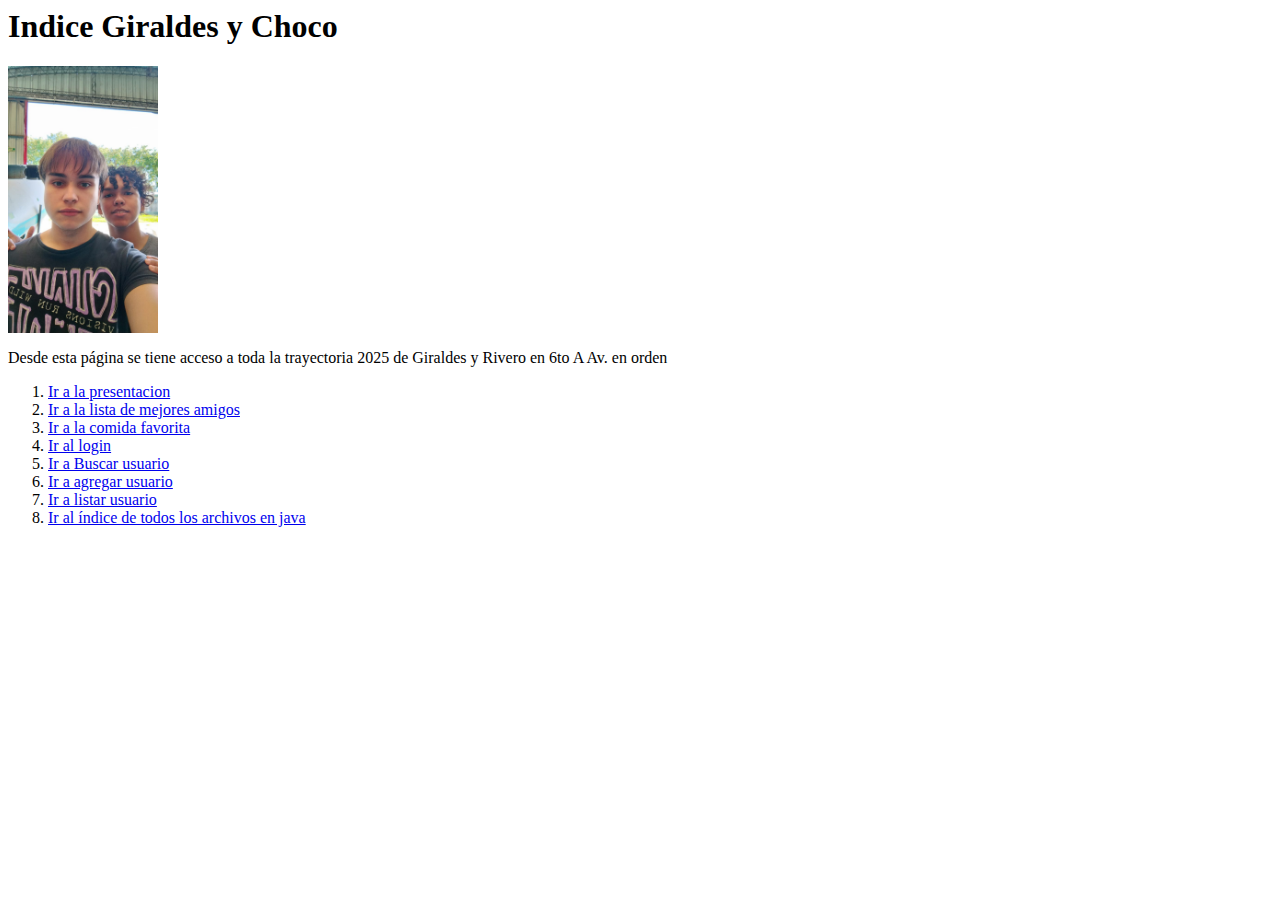
<file: index.html>
<HTML>
	<title> Indice Giraldes y Choco </title>

	<HEAD>
		<h1> Indice Giraldes y Choco </h1>
	</HEAD>

	<BODY>
		<img src="pibardos.jpg" width="150" alt="pibardos">

		<p> Desde esta página se tiene acceso a toda la trayectoria 2025 de Giraldes y Rivero en 6to A Av. en orden </p> 
		
		
		<ol>

			<li><a href="presentacion.html">Ir a la presentacion</a></li>
			
			<li><a href="mejoresamigos.html">Ir a la lista de mejores amigos </a></li>

			<li><a href="comidafav.html"> Ir a la comida favorita</a></li>
			
			<li><a href="login.html"> Ir al login</a></li>
			
			<li><a href="buscar.html"> Ir a Buscar usuario</a></li>
			
			<li><a href="agregar.html"> Ir a agregar usuario </a></li>
						
			<li><a href="modificar.html"> Ir a listar usuario</a></li>
			
			<li><a href="./Java/indexjava.html"> Ir al índice de todos los archivos en java</a></li>

		</ol>
		



	</BODY>
</HTML>
</file>
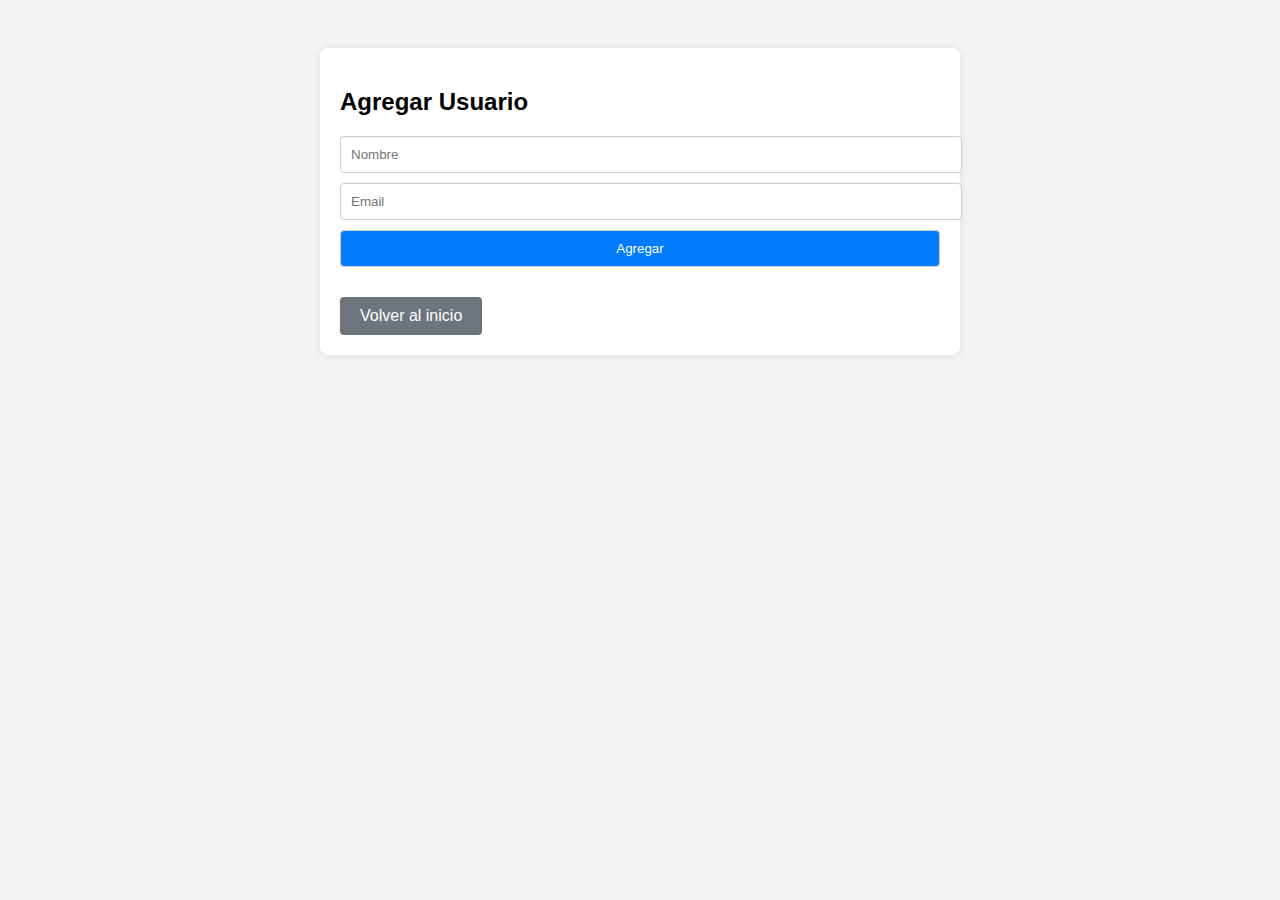
<file: agregar.html>
<!DOCTYPE html>
<html>
<head>
  <title>Agregar Usuario</title>
  <link rel="stylesheet" href="estilo.css">
</head>
<body>
  <div class="container">
    <h2>Agregar Usuario</h2>
    <input type="text" id="nombre" placeholder="Nombre">
    <input type="text" id="email" placeholder="Email">
    <button onclick="agregarUsuario()">Agregar</button>
	<a href="index.html" class="volver">Volver al inicio</a>

  </div>

  <script>
    function agregarUsuario() {
      let nombre = document.getElementById("nombre").value;
      let email = document.getElementById("email").value;

      if (!nombre || !email) {
        alert("Todos los campos son obligatorios.");
        return;
      }

      let usuarios = JSON.parse(localStorage.getItem("usuarios") || "[]");
      usuarios.push({ nombre, email });
      localStorage.setItem("usuarios", JSON.stringify(usuarios));

      alert("Usuario agregado.");
      document.getElementById("nombre").value = "";
      document.getElementById("email").value = "";
    }
  </script>
</body>
</html>
</file>
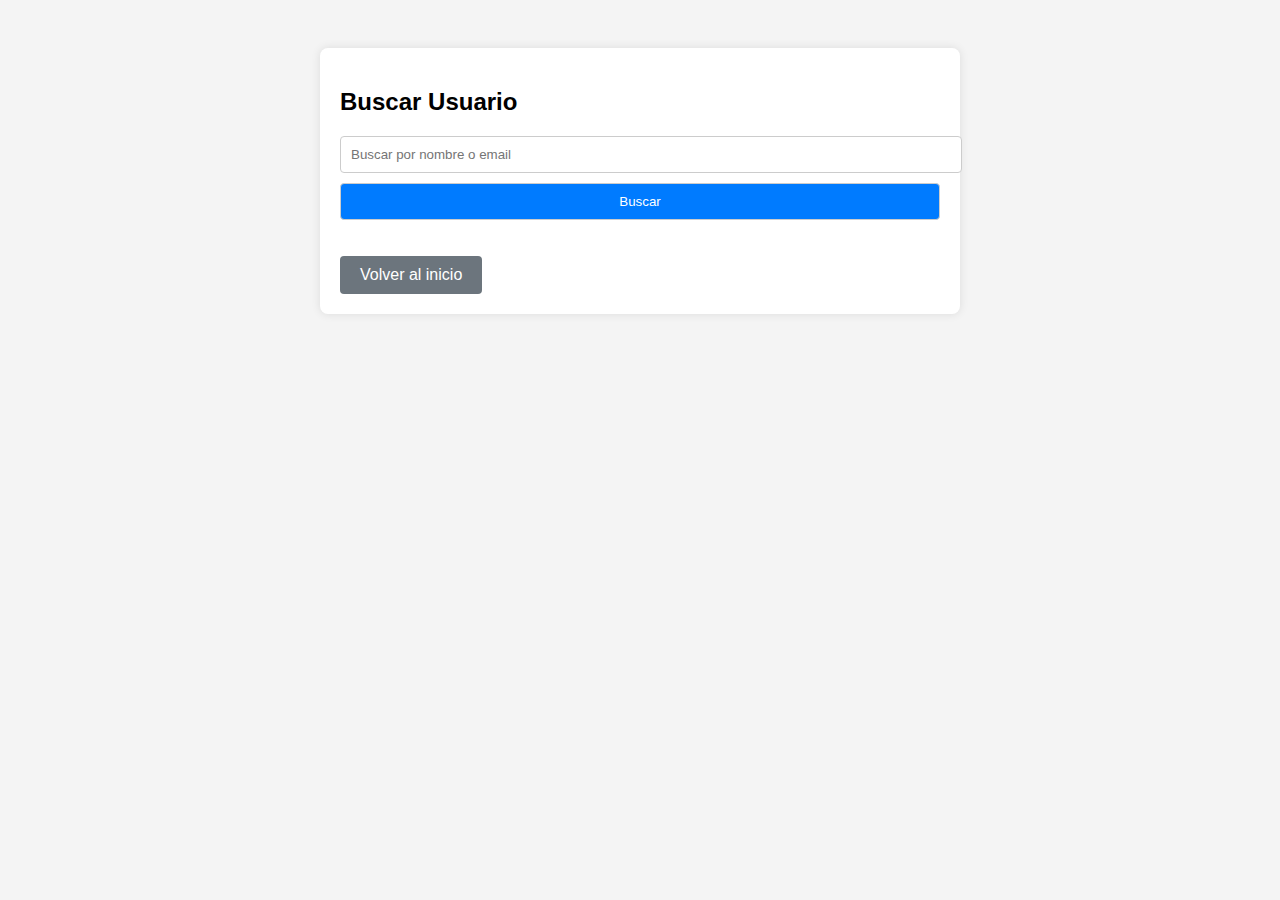
<file: buscar.html>
<!DOCTYPE html>
<html>
<head>
  <title>Buscar Usuario</title>
  <link rel="stylesheet" href="estilo.css">
</head>
<body>
  <div class="container">
    <h2>Buscar Usuario</h2>
    <input type="text" id="termino" placeholder="Buscar por nombre o email">
    <button onclick="buscar()">Buscar</button>
    <ul id="resultados"></ul>

  <a href="index.html" class="volver">Volver al inicio</a>
  </div>




  <script>
    function buscar() {
      let termino = document.getElementById("termino").value.toLowerCase();
      let usuarios = JSON.parse(localStorage.getItem("usuarios") || "[]");
      let resultados = usuarios.filter(u => 
        u.nombre.toLowerCase().includes(termino) ||
        u.email.toLowerCase().includes(termino)
      );

      let lista = document.getElementById("resultados");
      lista.innerHTML = "";

      if (resultados.length === 0) {
        lista.innerHTML = "<li>No se encontraron usuarios.</li>";
      } else {
        resultados.forEach(u => {
          let li = document.createElement("li");
          li.textContent = `Nombre: ${u.nombre} | Email: ${u.email}`;
          lista.appendChild(li);
        });
      }
    }
  </script>

</body>
</html>
</file>
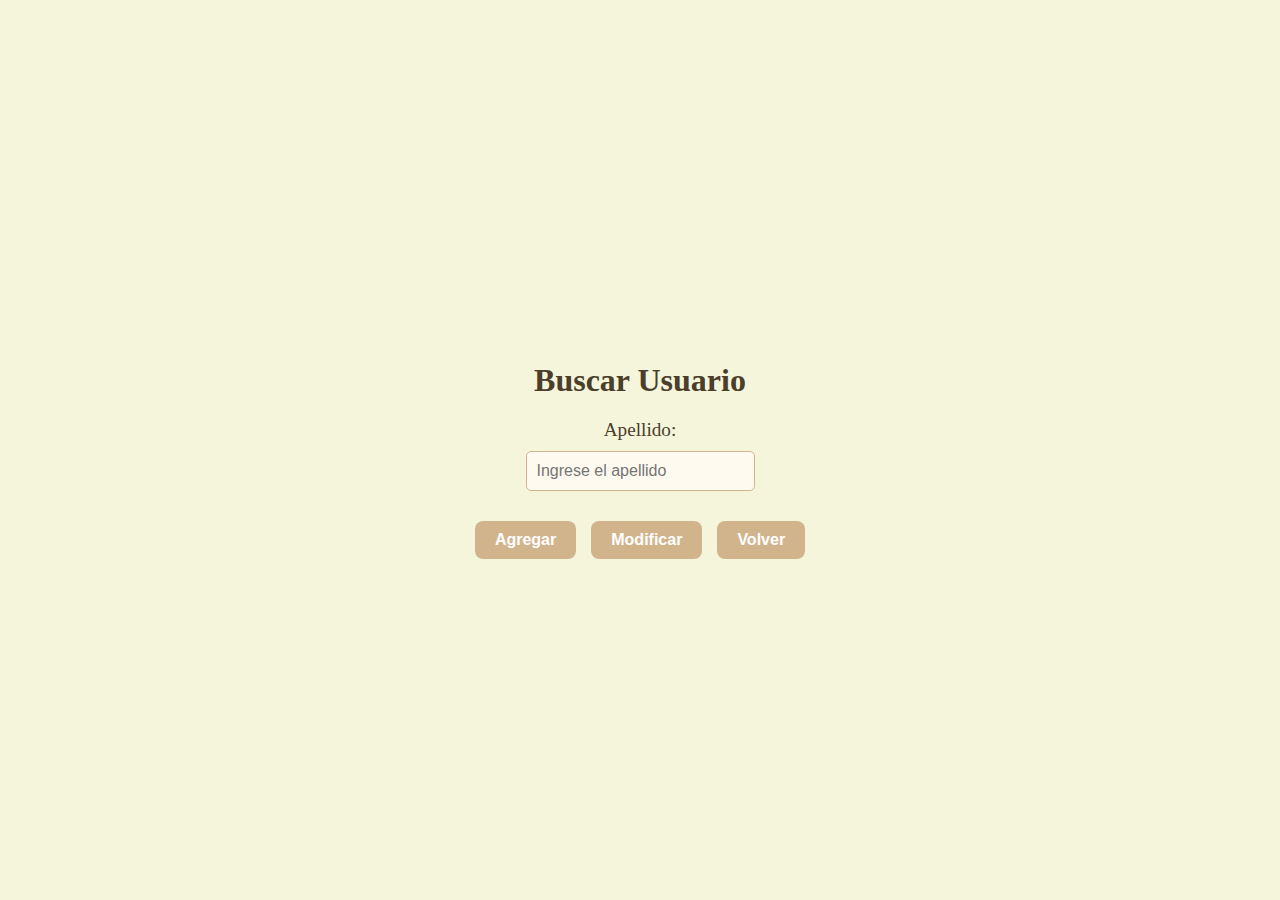
<file: buscarUsuario.html>
<!DOCTYPE html>
<html lang="es">
<head>
  <meta charset="UTF-8">
  <meta name="viewport" content="width=device-width, initial-scale=1.0">
  <title>Buscar Usuario</title>
  <style>
    body {
      font-family: 'Georgia', serif;
      background-color: #f5f5dc; /* beige */
      color: #4b3e2a;
      display: flex;
      flex-direction: column;
      align-items: center;
      justify-content: center;
      height: 100vh;
      margin: 0;
    }

    h1 {
      margin-bottom: 20px;
    }

    label {
      font-size: 1.2rem;
    }

    input[type="text"] {
      padding: 10px;
      margin: 10px 0;
      border: 1px solid #d2b48c;
      border-radius: 5px;
      background-color: #fffaf0;
      color: #4b3e2a;
      font-size: 1rem;
    }

    .buttons {
      display: flex;
      gap: 15px;
      margin-top: 20px;
    }

    .buttons button {
      padding: 10px 20px;
      border: none;
      background-color: #d2b48c; /* tan */
      color: white;
      font-weight: bold;
      font-size: 1rem;
      border-radius: 8px;
      cursor: pointer;
      transition: background-color 0.3s;
    }

    .buttons button:hover {
      background-color: #bfa17a;
    }
  </style>
</head>
<body>
  <h1>Buscar Usuario</h1>
  <label for="apellido">Apellido:</label>
  <input type="text" id="apellido" name="apellido" placeholder="Ingrese el apellido">
  <div class="buttons">
    <button onclick="location.href='agregarUsuario.html'">Agregar</button>
    <button onclick="location.href='modificarUsuario.html'">Modificar</button>
    <button onclick="location.href='index.html'">Volver</button>
  </div>
</body>
</html>
</file>
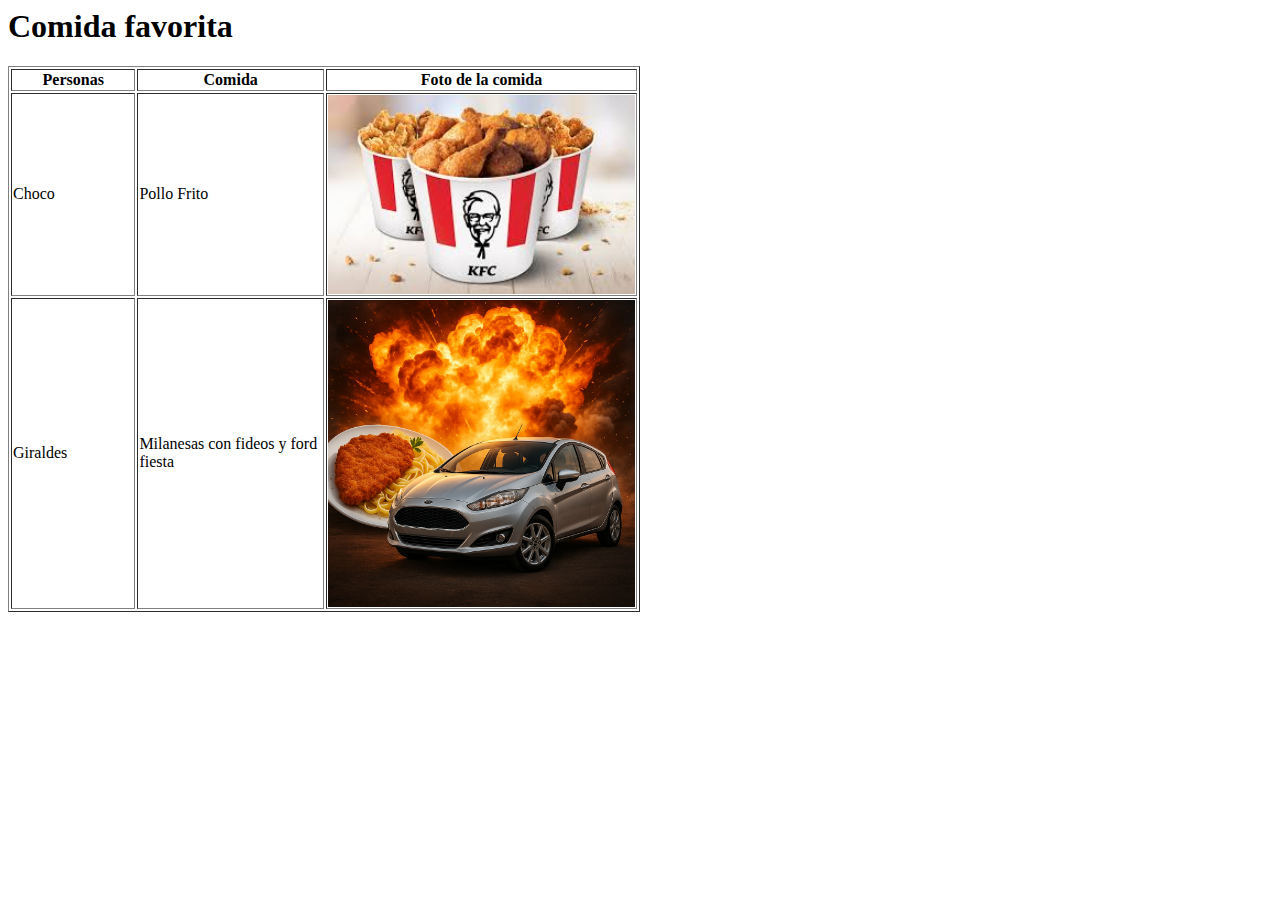
<file: comidafav.html>
<HTML>

	<title> Comida favorita de Giraldes y Choco </title>

	<body>
		
		<h1> <b>Comida favorita</b> </h1>

		<table border="1" width="50%">
			<tr>
				<th width="20%">Personas</th>
				<th width="30%">Comida</th> 
				<th width="50%">Foto de la comida</th>
			</tr>
			<tr>
				<td>Choco</td>
				<td>Pollo Frito</td>
				<td><img src="KFC.jpg" width="100%" alt="Pollo Frito"></td>

			</tr>
			<tr>
				<td>Giraldes</td>
				<td>Milanesas con fideos y ford fiesta</td>
				<td><img src="Heaven.png" width="100%" alt="Heaven"></td>
			</tr>
		</table>
	</body>

</HTML>
</file>
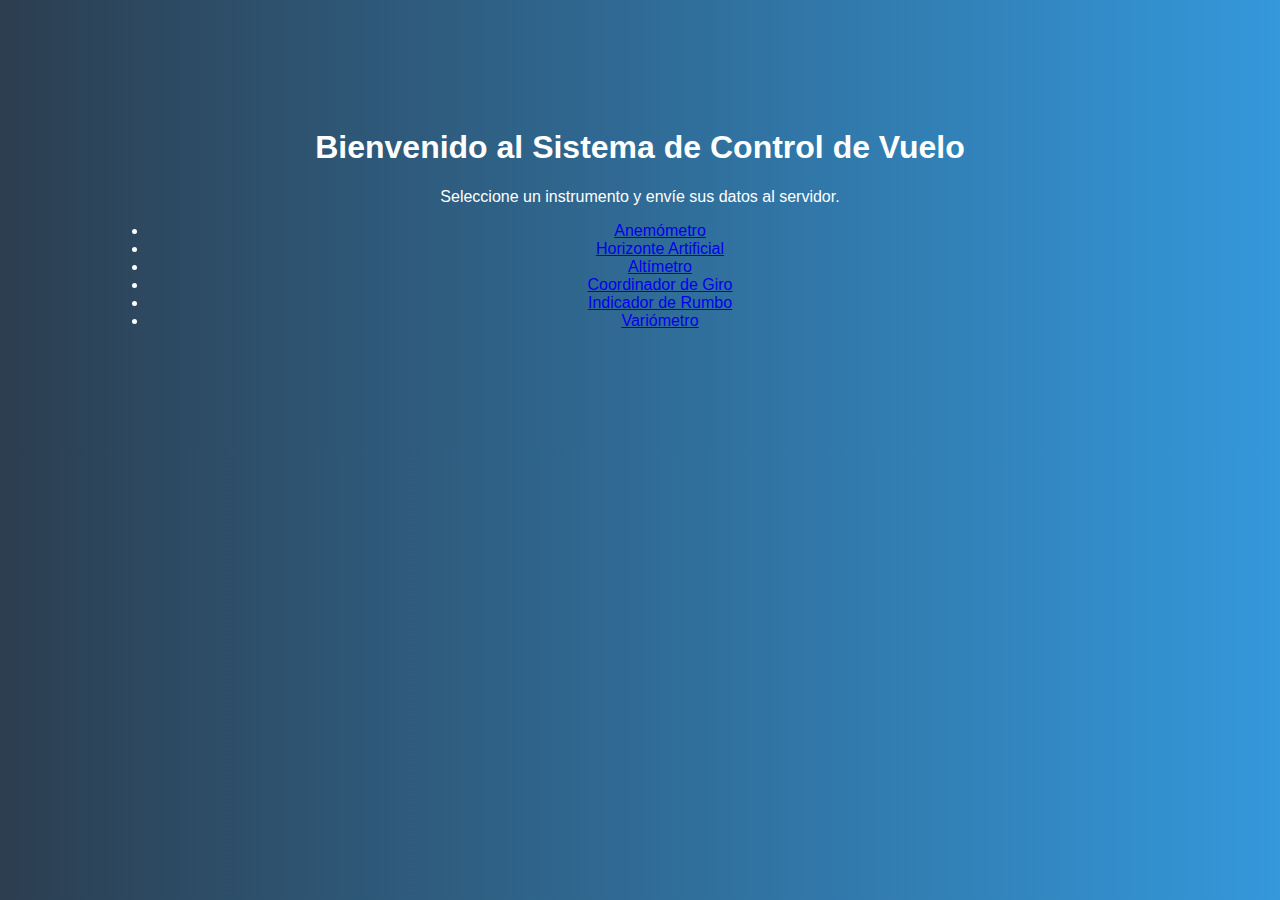
<file: index2.html>
<!DOCTYPE html>
<html lang="es">
<head>
  <meta charset="UTF-8">
  <title>Página de Presentación</title>
  <style>
    body {
      font-family: Arial, sans-serif;
      background: linear-gradient(to right, #2c3e50, #3498db);
      color: white;
      text-align: center;
      padding: 100px;
    }
    .btn {
      background: #e67e22;
      color: white;
      padding: 15px 25px;
      border: none;
      border-radius: 10px;
      font-size: 18px;
      cursor: pointer;
      transition: background 0.3s;
    }
    .btn:hover {
      background: #d35400;
    }
  </style>
</head>
<body>
  <h1>Bienvenido al Sistema de Control de Vuelo</h1>
  <p>Seleccione un instrumento y envíe sus datos al servidor.</p>
  <ul>
    <li><a href="Instrumentos/Anemometro.html">Anemómetro</a></li>
    <li><a href="Instrumentos/HorizonteArtificial.html">Horizonte Artificial</a></li>
    <li><a href="Instrumentos/Altimetro.html">Altímetro</a></li>
    <li><a href="Instrumentos/CoordinadorDeGiro.html">Coordinador de Giro</a></li>
    <li><a href="Instrumentos/IndicadorDeRumbo.html">Indicador de Rumbo</a></li>
    <li><a href="Instrumentos/Variometro.html">Variómetro</a></li>

  </ul>
</body>
</html>
</file>
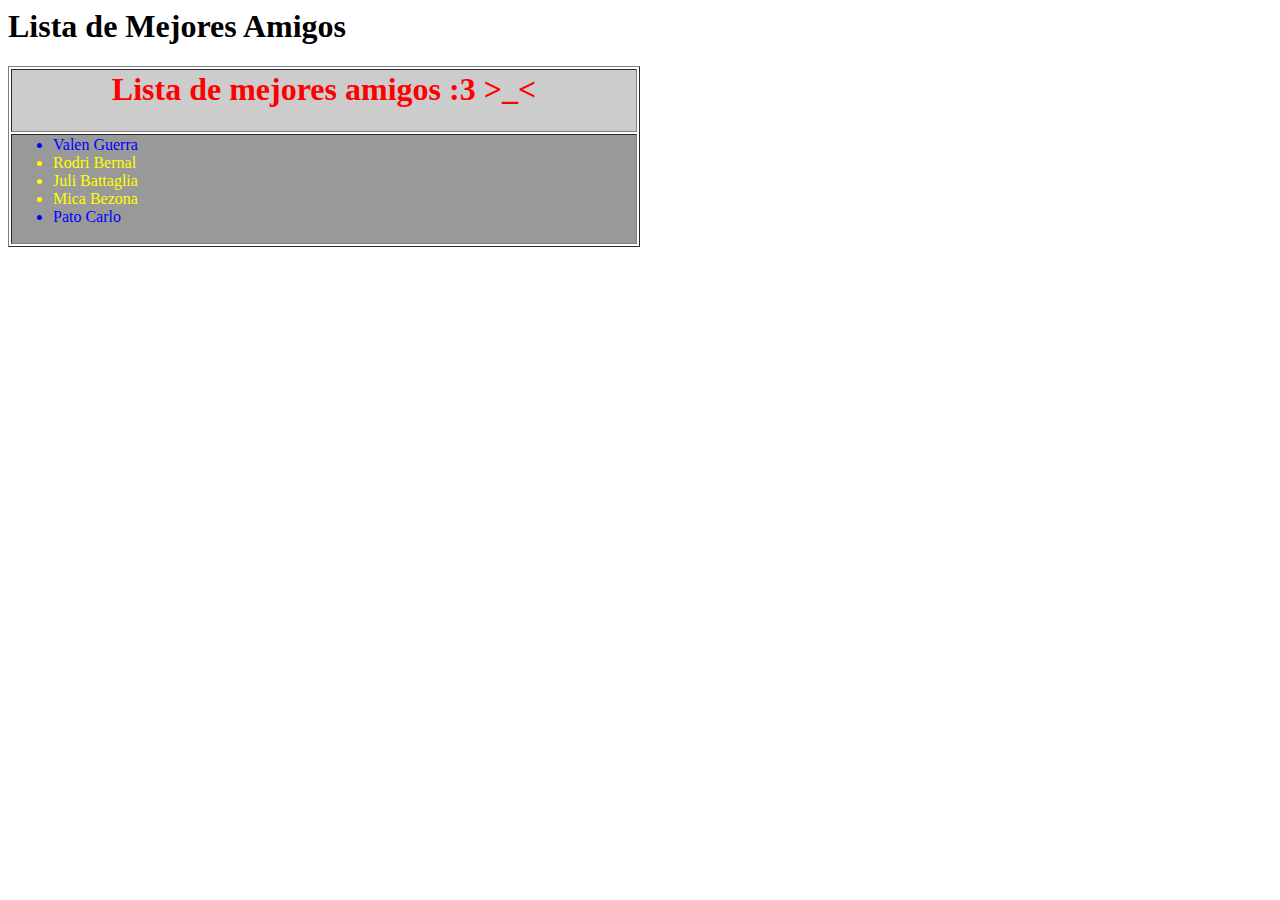
<file: mejoresamigos.html>
<HTML>
	<HEAD>
		<TITLE>	Presentacion Choco y Vainilla	</TITLE>

	</HEAD>

	<BODY>
		<H1> Lista de Mejores Amigos </H1>
		
		<table  border="1" width="50%">
		<tr>
		<th bgcolor="#cccccc">
	
			<font color="red"><H1>  Lista de mejores amigos :3 >_<  </H1></font>

		</th>
		</tr>
		<tr>
		<td bgcolor="#999999"align="left">
			<ul>
		
				<font color="blue"><li> Valen Guerra </li></font>
				<font color="yellow"><li> Rodri Bernal </li></font>
				<font color="yellow"><li> Juli Battaglia </li></font>
				<font color="yellow"><li> Mica Bezona </li></font>
				<font color="blue"><li> Pato Carlo </li></font>

			</ul>
			

		</td>
		</tr>
		</table>

	</BODY>


</HTML>
</file>
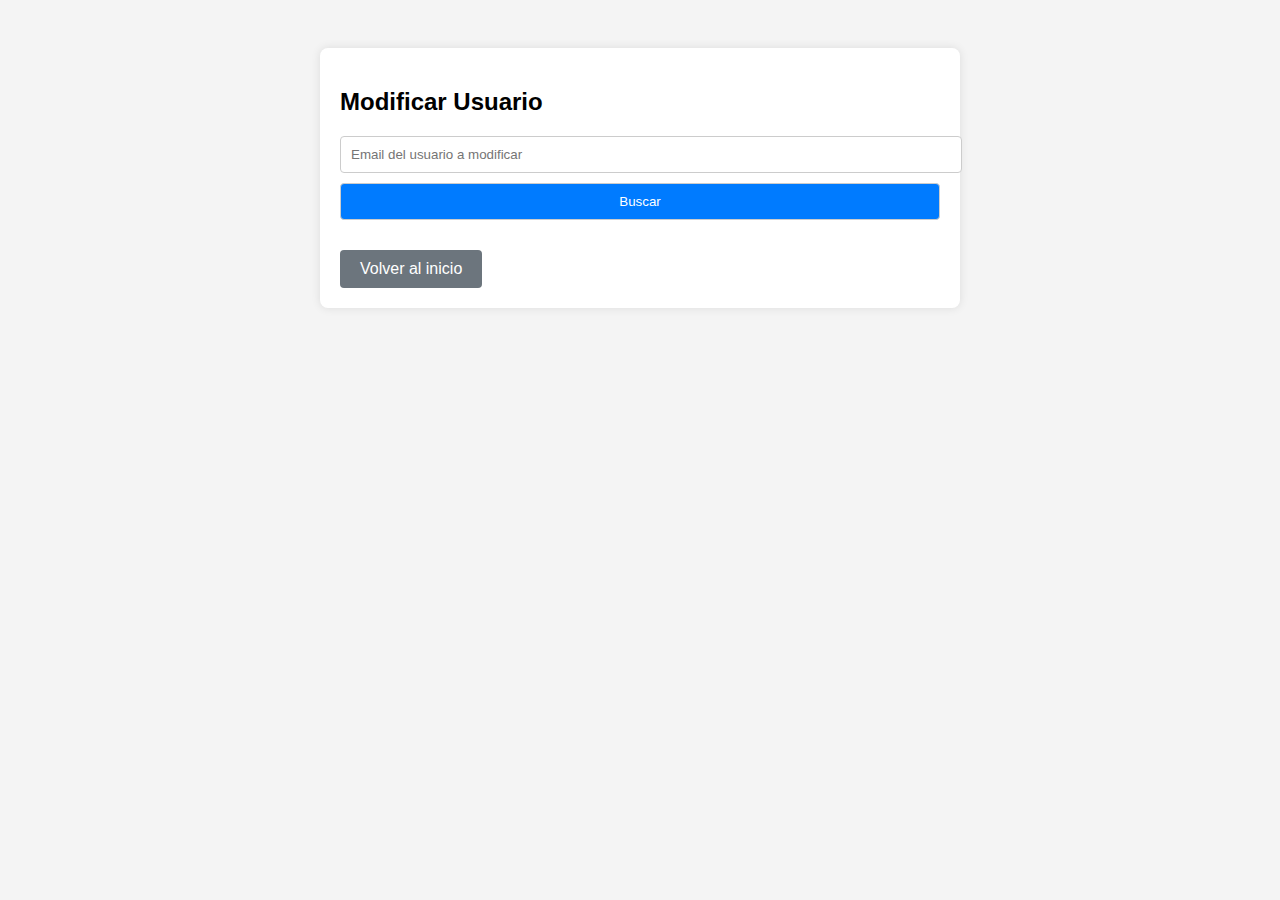
<file: modificar.html>
<!DOCTYPE html>
<html>
<head>
  <title>Modificar Usuario</title>
  <link rel="stylesheet" href="estilo.css">
</head>
<body>
  <div class="container">
    <h2>Modificar Usuario</h2>
    <input type="text" id="buscarEmail" placeholder="Email del usuario a modificar">
    <button onclick="buscarUsuario()">Buscar</button>
    
    <div id="formularioModificar" style="display:none;">
      <input type="text" id="nuevoNombre" placeholder="Nuevo nombre">
      <button onclick="modificarUsuario()">Guardar Cambios</button>

    </div>
	  <a href="index.html" class="volver">Volver al inicio</a>
  </div>

  <script>
    let usuarioIndex = -1;

    function buscarUsuario() {
      let email = document.getElementById("buscarEmail").value;
      let usuarios = JSON.parse(localStorage.getItem("usuarios") || "[]");

      usuarioIndex = usuarios.findIndex(u => u.email === email);

      if (usuarioIndex !== -1) {
        document.getElementById("formularioModificar").style.display = "block";
        document.getElementById("nuevoNombre").value = usuarios[usuarioIndex].nombre;
      } else {
        alert("Usuario no encontrado.");
      }
    }

    function modificarUsuario() {
      let usuarios = JSON.parse(localStorage.getItem("usuarios") || "[]");
      usuarios[usuarioIndex].nombre = document.getElementById("nuevoNombre").value;
      localStorage.setItem("usuarios", JSON.stringify(usuarios));
      alert("Usuario modificado.");
    }
  </script>
</body>
</html>
</file>
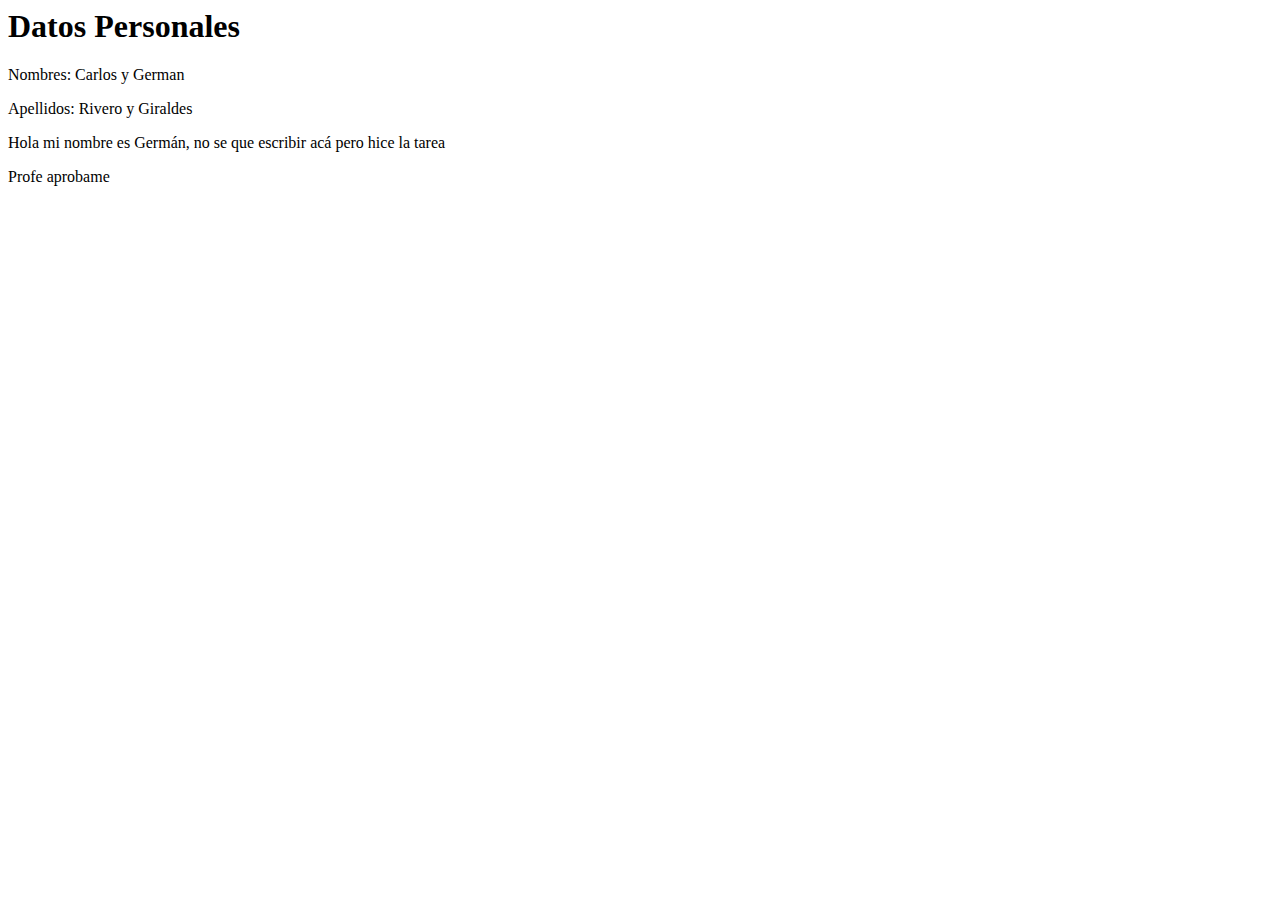
<file: presentacion.html>
<HTML>
	<HEAD>
		<TITLE>	Presentacion Choco y Vainilla	</TITLE>

	</HEAD>

	<BODY>
		<H1> Datos Personales </H1>

		<P> Nombres: Carlos y German </P>
		<P> Apellidos: Rivero y Giraldes </P>
	
		<p> Hola mi nombre es Germán, no se que escribir acá pero hice la tarea <p>
		<p> Profe aprobame <p>

	</BODY>


</HTML>
</file>
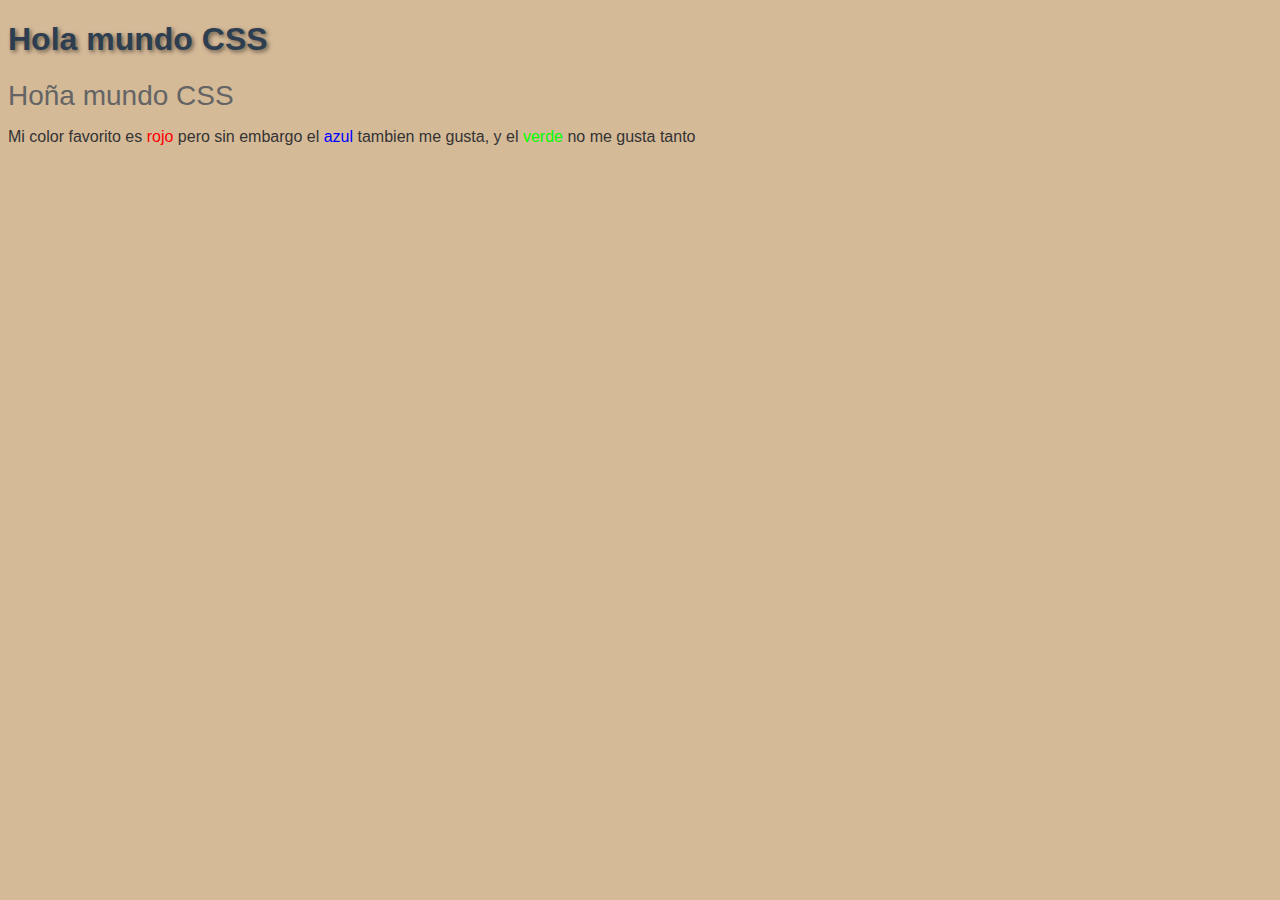
<file: testcss.html>
<!DOCTYPE html>

<html lang="es">

<head>
	<meta charset="utf-8">
	
	<title>Testeando CSS</title>

	<style>
		body{

			background-color: #d5ba98;
			color: #333;
			font-family: Arial, sans-serif;
		}
		h1{

			color: #2c3e50;
			text-aling: center;
			text-shadow: 2px 2px 4px rgba(0,0,0,0.5);


		}
		.texto{
			color: rgba(100,100,100,1);
			font-size: 28px;
			transition: color 0.3s;	
		}
		.texto:hover{
			color: rgba(0,0,0,0.9);
		}
		
	</style>
</head>
<body>
	<h1>Hola mundo CSS</h1>

	<p1 class="texto">Hoña mundo CSS</p1>

	<p> Mi color favorito es <span style="color: rgba(255,0,0,1)"> rojo </span> pero sin embargo el <span style="color: rgba(0,0,255,1)"> azul </span> tambien me gusta, y el <span style="color: rgba(0,255,0,1)"> verde </span> no me gusta tanto<p>
</body>
</html>
</file>
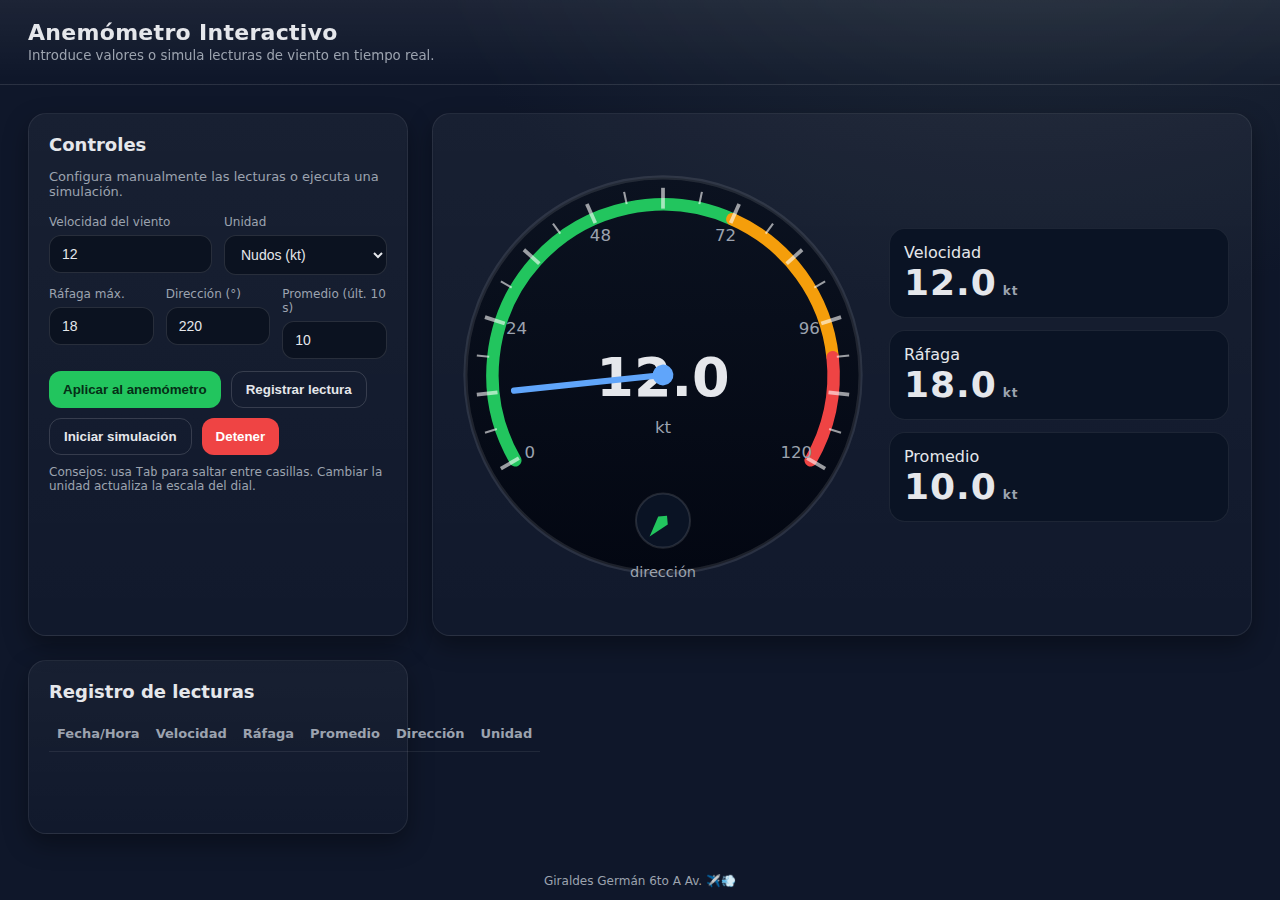
<file: Intrumentos/Anemometro.html>
<!DOCTYPE html>
<html lang="es">
<head>
  <meta charset="UTF-8" />
  <meta name="viewport" content="width=device-width, initial-scale=1" />
  <title>Anemómetro Interactivo</title>
  <style>
    :root {
      --bg: #0f172a;        /* slate-900 */
      --panel: #111827;     /* gray-900 */
      --accent: #22c55e;    /* green-500 */
      --accent-2: #60a5fa;  /* blue-400 */
      --text: #e5e7eb;      /* gray-200 */
      --muted: #9ca3af;     /* gray-400 */
      --danger: #ef4444;    /* red-500 */
      --warn: #f59e0b;      /* amber-500 */
    }

    * { box-sizing: border-box; }
    body {
      margin: 0;
      font-family: ui-sans-serif, system-ui, -apple-system, Segoe UI, Roboto, Inter, "Helvetica Neue", Arial;
      background: radial-gradient(1200px 800px at 80% -10%, #1f2937 0%, var(--bg) 50%);
      color: var(--text);
      min-height: 100vh;
      display: grid;
      grid-template-rows: auto 1fr auto;
    }

    header {
      padding: 20px 28px;
      display: flex;
      align-items: center;
      justify-content: space-between;
      background: linear-gradient(180deg, rgba(255,255,255,0.06), rgba(0,0,0,0));
      backdrop-filter: blur(6px);
      position: sticky; top: 0; z-index: 10;
      border-bottom: 1px solid rgba(255,255,255,0.06);
    }
    header h1 { margin: 0; font-size: 22px; letter-spacing: 0.3px; }
    header small { color: var(--muted); }

    .wrap {
      padding: 28px;
      display: grid;
      gap: 24px;
      grid-template-columns: 380px 1fr;
    }

    .card {
      background: linear-gradient(180deg, rgba(255,255,255,0.04), rgba(255,255,255,0.01));
      border: 1px solid rgba(255,255,255,0.08);
      border-radius: 18px;
      box-shadow: 0 10px 25px rgba(0,0,0,0.35);
    }

    .panel { padding: 20px; }
    .panel h2 { margin: 0 0 14px; font-size: 18px; font-weight: 600; }
    .sub { color: var(--muted); font-size: 13px; margin-bottom: 16px; }

    .grid-2 { display: grid; grid-template-columns: 1fr 1fr; gap: 12px; }
    .grid-3 { display: grid; grid-template-columns: repeat(3, 1fr); gap: 12px; }

    label { font-size: 12px; color: var(--muted); display: block; margin-bottom: 6px; }
    input, select {
      width: 100%;
      background: #0b1220;
      color: var(--text);
      border: 1px solid rgba(255,255,255,0.12);
      border-radius: 12px;
      padding: 10px 12px;
      font-size: 14px;
      outline: none;
    }
    input:focus, select:focus { border-color: var(--accent-2); box-shadow: 0 0 0 2px rgba(96,165,250,0.25); }

    .btns { display: flex; gap: 10px; margin-top: 12px; flex-wrap: wrap; }
    button {
      background: var(--accent);
      border: none;
      border-radius: 12px;
      padding: 10px 14px;
      font-weight: 600;
      color: #052e16;
      cursor: pointer;
      transition: transform .05s ease, filter .2s ease;
    }
    button:hover { filter: brightness(1.05); }
    button:active { transform: translateY(1px); }
    .ghost { background: transparent; color: var(--text); border: 1px solid rgba(255,255,255,0.15); }
    .danger { background: var(--danger); color: #fff; }

    /* Lado derecho: gauge + lecturas */
    .display {
      padding: 22px;
      display: grid;
      grid-template-columns: 1fr 340px;
      gap: 18px;
      align-items: center;
    }

    .gauge {
      aspect-ratio: 1 / 1;
      width: 100%;
      max-width: 520px;
      margin: 0 auto;
      position: relative;
    }
    .readouts {
      display: grid; gap: 12px;
    }
    .tile {
      background: #0a1324;
      border: 1px solid rgba(255,255,255,0.08);
      border-radius: 16px;
      padding: 14px;
    }
    .big { font-size: 36px; font-weight: 800; letter-spacing: 1px; }
    .unit { color: var(--muted); font-weight: 600; font-size: 12px; margin-left: 6px; }

    .legend { color: var(--muted); font-size: 12px; }

    table { width: 100%; border-collapse: collapse; font-size: 13px; }
    th, td { padding: 10px 8px; border-bottom: 1px solid rgba(255,255,255,0.08); text-align: left; }
    th { color: var(--muted); font-weight: 600; }

    footer { color: var(--muted); padding: 12px 20px; font-size: 12px; text-align: center; }

    @media (max-width: 980px) {
      .wrap { grid-template-columns: 1fr; }
      .display { grid-template-columns: 1fr; }
    }
  </style>
</head>
<body>
  <header>
    <div>
      <h1>Anemómetro Interactivo</h1>
      <small>Introduce valores o simula lecturas de viento en tiempo real.</small>
    </div>
  </header>

  <main class="wrap">
    <!-- Panel de controles -->
    <section class="card panel" aria-label="Controles">
      <h2>Controles</h2>
      <p class="sub">Configura manualmente las lecturas o ejecuta una simulación.</p>

      <div class="grid-2">
        <div>
          <label for="vel">Velocidad del viento</label>
          <input id="vel" type="number" min="0" step="0.1" value="12" inputmode="decimal" />
        </div>
        <div>
          <label for="unidad">Unidad</label>
          <select id="unidad">
            <option value="kt" selected>Nudos (kt)</option>
            <option value="kmh">Kilómetros/h (km/h)</option>
            <option value="ms">Metros/s (m/s)</option>
            <option value="mph">Millas/h (mph)</option>
          </select>
        </div>
      </div>

      <div class="grid-3" style="margin-top:12px;">
        <div>
          <label for="rafaga">Ráfaga máx.</label>
          <input id="rafaga" type="number" min="0" step="0.1" value="18" />
        </div>
        <div>
          <label for="dir">Dirección (°)</label>
          <input id="dir" type="number" min="0" max="359" step="1" value="220" />
        </div>
        <div>
          <label for="prom">Promedio (últ. 10 s)</label>
          <input id="prom" type="number" min="0" step="0.1" value="10" />
        </div>
      </div>

      <div class="btns">
        <button id="aplicar">Aplicar al anemómetro</button>
        <button id="registrar" class="ghost">Registrar lectura</button>
        <button id="simular" class="ghost">Iniciar simulación</button>
        <button id="detener" class="danger">Detener</button>
      </div>

      <p class="legend" style="margin-top:10px;">
        Consejos: usa <kbd>Tab</kbd> para saltar entre casillas. Cambiar la unidad actualiza la escala del dial.
      </p>
    </section>

    <!-- Visualización y lecturas -->
    <section class="card display" aria-label="Visualización">
      <div class="gauge" aria-live="polite">
        <!-- SVG del dial -->
        <svg id="svgGauge" viewBox="0 0 200 200" role="img" aria-label="Anemómetro" style="width:100%; height:100%; display:block;">
          <!-- Fondo -->
          <defs>
            <linearGradient id="grad" x1="0" x2="0" y1="0" y2="1">
              <stop offset="0%" stop-color="#0b1220" />
              <stop offset="100%" stop-color="#030712" />
            </linearGradient>
          </defs>
          <circle cx="100" cy="100" r="95" fill="url(#grad)" stroke="rgba(255,255,255,0.1)" stroke-width="2" />

          <!-- Arco de rango seguro/alto -->
          <path id="arcSafe" d="" fill="none" stroke="#22c55e" stroke-width="6" stroke-linecap="round" />
          <path id="arcWarn" d="" fill="none" stroke="#f59e0b" stroke-width="6" stroke-linecap="round" />
          <path id="arcDanger" d="" fill="none" stroke="#ef4444" stroke-width="6" stroke-linecap="round" />

          <!-- Ticks -->
          <g id="ticks"></g>

          <!-- Etiquetas de unidades -->
          <text id="unitLabel" x="100" y="128" text-anchor="middle" fill="#9ca3af" font-size="8">kt</text>

          <!-- Lectura digital en el centro -->
          <text id="speedLabel" x="100" y="110" text-anchor="middle" fill="#e5e7eb" font-size="26" font-weight="800">12.0</text>

          <!-- Aguja -->
          <g id="needle" transform="rotate(-120 100 100)">
            <line x1="100" y1="100" x2="100" y2="28" stroke="#60a5fa" stroke-width="3" stroke-linecap="round" />
            <circle cx="100" cy="100" r="5" fill="#60a5fa" />
          </g>

          <!-- Rosa de los vientos para dirección -->
          <g transform="translate(100 170)">
            <circle cx="0" cy="0" r="13" fill="#0a1324" stroke="rgba(255,255,255,0.12)" />
            <g id="compass" transform="rotate(0)">
              <polygon points="0,-10 3,0 0,3 -3,0" fill="#22c55e" />
            </g>
            <text x="0" y="27" text-anchor="middle" fill="#9ca3af" font-size="7">dirección</text>
          </g>
        </svg>
      </div>

      <div class="readouts">
        <div class="tile">
          <div>Velocidad</div>
          <div class="big"><span id="velOut">12.0</span><span class="unit" id="unitOut">kt</span></div>
        </div>
        <div class="tile">
          <div>Ráfaga</div>
          <div class="big"><span id="rafOut">18.0</span><span class="unit" id="unitOut2">kt</span></div>
        </div>
        <div class="tile">
          <div>Promedio</div>
          <div class="big"><span id="promOut">10.0</span><span class="unit" id="unitOut3">kt</span></div>
        </div>
      </div>
    </section>

    <!-- Registro -->
    <section class="card panel" aria-label="Registro">
      <h2>Registro de lecturas</h2>
      <table id="tabla">
        <thead>
          <tr>
            <th>Fecha/Hora</th>
            <th>Velocidad</th>
            <th>Ráfaga</th>
            <th>Promedio</th>
            <th>Dirección</th>
            <th>Unidad</th>
          </tr>
        </thead>
        <tbody></tbody>
      </table>
    </section>
  </main>

  <footer>
    Giraldes Germán 6to A Av. ✈️💨
  </footer>

  <script>
    // --- Utilidades de conversión ---
    const toKnots = (val, unit) => {
      const v = Number(val) || 0;
      switch(unit){
        case 'kmh': return v / 1.852;
        case 'ms':  return v / 0.514444;
        case 'mph': return v / 1.15078;
        default:    return v; // kt
      }
    }
    const fromKnots = (valKt, unit) => {
      const v = Number(valKt) || 0;
      switch(unit){
        case 'kmh': return v * 1.852;
        case 'ms':  return v * 0.514444;
        case 'mph': return v * 1.15078;
        default:    return v; // kt
      }
    }

    // Estado
    let simTimer = null;
    const maxKt = 120; // escala base del dial (en nudos)

    // Referencias DOM
    const vel = document.getElementById('vel');
    const rafaga = document.getElementById('rafaga');
    const dir = document.getElementById('dir');
    const prom = document.getElementById('prom');
    const unidad = document.getElementById('unidad');

    const aplicarBtn = document.getElementById('aplicar');
    const registrarBtn = document.getElementById('registrar');
    const simularBtn = document.getElementById('simular');
    const detenerBtn = document.getElementById('detener');

    const needle = document.getElementById('needle');
    const speedLabel = document.getElementById('speedLabel');
    const unitLabel = document.getElementById('unitLabel');
    const compass = document.getElementById('compass');
    const ticks = document.getElementById('ticks');
    const arcSafe = document.getElementById('arcSafe');
    const arcWarn = document.getElementById('arcWarn');
    const arcDanger = document.getElementById('arcDanger');

    const velOut = document.getElementById('velOut');
    const rafOut = document.getElementById('rafOut');
    const promOut = document.getElementById('promOut');
    const unitOut = document.getElementById('unitOut');
    const unitOut2 = document.getElementById('unitOut2');
    const unitOut3 = document.getElementById('unitOut3');

    // --- Dibujo del dial ---
    function polar(cx, cy, r, angleDeg){
      const a = (angleDeg - 90) * Math.PI / 180;
      return { x: cx + r * Math.cos(a), y: cy + r * Math.sin(a) };
    }
    function describeArc(cx, cy, r, start, end){
      const s = polar(cx, cy, r, end);
      const e = polar(cx, cy, r, start);
      const large = end - start <= 180 ? 0 : 1;
      return `M ${s.x} ${s.y} A ${r} ${r} 0 ${large} 0 ${e.x} ${e.y}`;
    }

    function drawScale(){
      // limpiar
      ticks.innerHTML = '';
      // actualizar etiquetas de unidad
      unitLabel.textContent = unidad.value;
      unitOut.textContent = unidad.value;
      unitOut2.textContent = unidad.value;
      unitOut3.textContent = unidad.value;

      const maxCur = fromKnots(maxKt, unidad.value); // escala en unidad actual

      // Arcos de colores (0-60% verde, 60-85% amarillo, 85-100% rojo)
      const start = -120, end = 120; // ángulo
      const r = 82;
      const g1 = start + (end - start) * 0.60;
      const g2 = start + (end - start) * 0.85;
      arcSafe.setAttribute('d', describeArc(100,100,r,start,g1));
      arcWarn.setAttribute('d', describeArc(100,100,r,g1,g2));
      arcDanger.setAttribute('d', describeArc(100,100,r,g2,end));

      // Ticks principales cada 10% (11 marcas) y menores cada 5%
      const g = document.createDocumentFragment();
      for(let i=0;i<=20;i++){
        const frac = i/20; // 0..1
        const ang = -120 + frac * 240;
        const len = (i%2===0)? 10 : 6;
        const p1 = polar(100,100,90,ang);
        const p2 = polar(100,100,90-len,ang);
        const line = document.createElementNS('http://www.w3.org/2000/svg','line');
        line.setAttribute('x1', p1.x); line.setAttribute('y1', p1.y);
        line.setAttribute('x2', p2.x); line.setAttribute('y2', p2.y);
        line.setAttribute('stroke', 'rgba(255,255,255,0.6)');
        line.setAttribute('stroke-width', i%2===0? '1.8':'1');
        g.appendChild(line);

        // Etiqueta cada 20% (0,20,40,60,80,100)
        if(i%4===0){
          const lblVal = Math.round((maxCur * frac).toFixed(0));
          const pt = polar(100,100,90-16,ang);
          const text = document.createElementNS('http://www.w3.org/2000/svg','text');
          text.setAttribute('x', pt.x);
          text.setAttribute('y', pt.y+3);
          text.setAttribute('text-anchor','middle');
          text.setAttribute('fill','#9ca3af');
          text.setAttribute('font-size','8');
          text.textContent = lblVal;
          g.appendChild(text);
        }
      }
      ticks.appendChild(g);
    }

    function setNeedleByValue(val, unit){
      // val en unidad actual; convertir a nudos para usar escala base
      const vKt = toKnots(val, unit);
      const clamped = Math.max(0, Math.min(maxKt, vKt));
      const frac = clamped / maxKt; // 0..1
      const angle = -120 + frac * 240;
      needle.setAttribute('transform', `rotate(${angle} 100 100)`);
    }

    function updateReadouts(){
      const u = unidad.value;
      const v = Number(vel.value) || 0;
      const r = Number(rafaga.value) || 0;
      const p = Number(prom.value) || 0;
      const d = Number(dir.value) || 0;

      // Sanitizar
      vel.value = Math.max(0, v);
      rafaga.value = Math.max(0, r);
      prom.value = Math.max(0, p);
      dir.value = ((d % 360) + 360) % 360; // 0..359

      // Aguja y digital central
      setNeedleByValue(v, u);
      speedLabel.textContent = (Number(v).toFixed(1));

      // Lecturas laterales
      velOut.textContent = Number(v).toFixed(1);
      rafOut.textContent = Number(r).toFixed(1);
      promOut.textContent = Number(p).toFixed(1);

      // Brújula
      compass.setAttribute('transform', `rotate(${dir.value})`);
    }

    function registrarLectura(){
      const tbody = document.querySelector('#tabla tbody');
      const tr = document.createElement('tr');
      const u = unidad.value;
      const now = new Date();
      const fecha = now.toLocaleString();
      const cells = [
        fecha,
        `${Number(vel.value||0).toFixed(1)}`,
        `${Number(rafaga.value||0).toFixed(1)}`,
        `${Number(prom.value||0).toFixed(1)}`,
        `${Number(dir.value||0)}`,
        u
      ];
      cells.forEach(c=>{ const td=document.createElement('td'); td.textContent=c; tr.appendChild(td); });
      tbody.prepend(tr);
    }

    function startSim(){
      if(simTimer) return;
      simularBtn.textContent = 'Simulando…';
      let t = 0;
      simTimer = setInterval(()=>{
        t += 0.25;
        // Pequeña onda + ruido
        const base = 12 + 4*Math.sin(t/1.7) + 2*Math.sin(t*0.6);
        const jitter = (Math.random()-0.5) * 2.0;
        const v = Math.max(0, base + jitter);
        const r = v + 4 + Math.random()*3;
        const p = v - 2 + Math.random()*2;
        const d = (Number(dir.value)||0 + 2 + Math.random()*6) % 360;
        vel.value = v.toFixed(1);
        rafaga.value = r.toFixed(1);
        prom.value = Math.max(0, p).toFixed(1);
        dir.value = Math.round(d);
        updateReadouts();
      }, 250);
    }

    function stopSim(){
      if(simTimer){ clearInterval(simTimer); simTimer=null; }
      simularBtn.textContent = 'Iniciar simulación';
    }

    // Eventos
    aplicarBtn.addEventListener('click', updateReadouts);
    registrarBtn.addEventListener('click', registrarLectura);
    simularBtn.addEventListener('click', startSim);
    detenerBtn.addEventListener('click', stopSim);

    [vel, rafaga, prom, dir].forEach(el=>{
      el.addEventListener('input', updateReadouts);
    });

    unidad.addEventListener('change', ()=>{ drawScale(); updateReadouts(); });

    // Init
    drawScale();
    updateReadouts();
  </script>
</body>
</html>
</file>
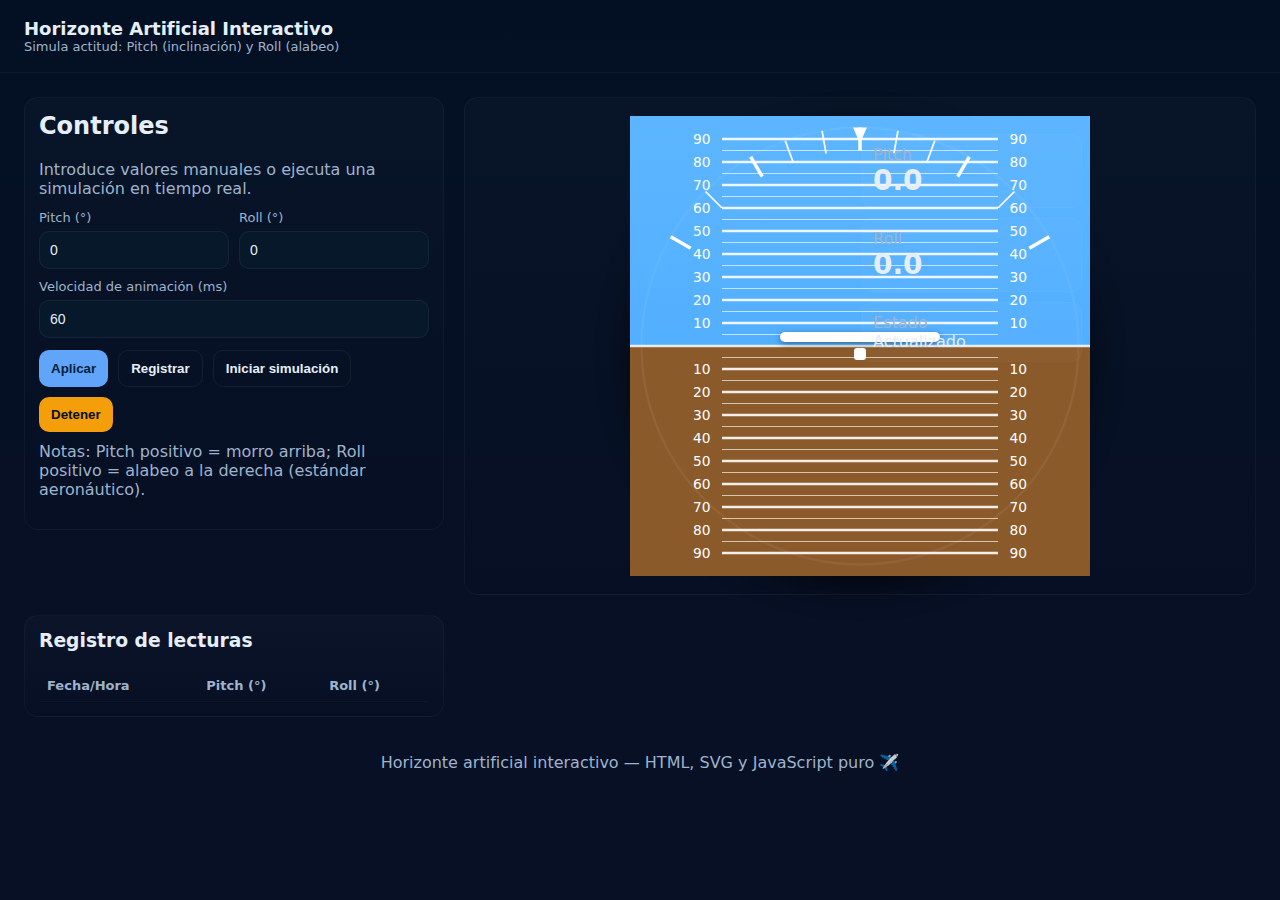
<file: Intrumentos/HorizonteArtificial.html>
<!DOCTYPE html>
<html lang="es">
<head>
  <meta charset="utf-8" />
  <meta name="viewport" content="width=device-width,initial-scale=1" />
  <title>Horizonte Artificial Interactivo</title>
  <style>
    :root{
      --bg:#071024;
      --panel:#0b1630;
      --accent:#60a5fa;
      --sky:#48a9ff;
      --ground:#b5651d;
      --text:#e6eef8;
      --muted:#9fb3cc;
    }
    *{box-sizing:border-box}
    body{margin:0;font-family:Inter,ui-sans-serif,system-ui,-apple-system,Segoe UI,Roboto;min-height:100vh;background:linear-gradient(180deg,#031024 0%,var(--bg) 60%);color:var(--text);display:flex;flex-direction:column}
    header{padding:18px 24px;border-bottom:1px solid rgba(255,255,255,0.04);display:flex;align-items:center;justify-content:space-between}
    header h1{font-size:18px;margin:0}
    main{display:grid;grid-template-columns:420px 1fr;gap:20px;padding:24px;align-items:start}
    .card{background:linear-gradient(180deg,rgba(255,255,255,0.02),rgba(0,0,0,0.02));border:1px solid rgba(255,255,255,0.04);border-radius:14px;padding:14px}
    .controls label{display:block;font-size:13px;color:var(--muted);margin-bottom:6px}
    .controls input[type=number],.controls select{width:100%;padding:10px;border-radius:10px;border:1px solid rgba(255,255,255,0.06);background:#07182b;color:var(--text);font-size:14px}
    .row{display:flex;gap:10px}
    .row > div{flex:1}
    .btns{display:flex;gap:10px;margin-top:12px;flex-wrap:wrap}
    button{background:var(--accent);border:none;padding:10px 12px;border-radius:10px;color:#03203b;font-weight:700;cursor:pointer}
    button.ghost{background:transparent;border:1px solid rgba(255,255,255,0.06);color:var(--text)}
    button.warn{background:#f59e0b;color:#071018}

    /* Horizonte */
    .vis{display:flex;align-items:center;justify-content:center;padding:18px}
    .horizon-wrapper{width:460px;height:460px;position:relative}
    .horizon-card{width:100%;height:100%;border-radius:999px;overflow:hidden;background:#021022;border:6px solid rgba(255,255,255,0.06);box-shadow:0 10px 30px rgba(0,0,0,0.6)}
    .horizon-canvas{position:absolute;inset:0;transform-origin:50% 50%}

    /* marco con marcas de bank */
    .bank-ring{position:absolute;inset:0;pointer-events:none}
    .bank-ring svg{width:100%;height:100%;display:block}
    .aircraft{position:absolute;left:50%;top:50%;transform:translate(-50%,-50%);pointer-events:none}
    .aircraft .wings{width:160px;height:10px;display:block;background:#fff;border-radius:6px;transform:translateY(-3px);box-shadow:0 2px 6px rgba(0,0,0,0.5)}
    .aircraft .nose{width:14px;height:14px;background:#fff;border-radius:4px;margin:0 auto}

    /* lectura digital */
    .readouts{display:grid;gap:10px}
    .tile{background:rgba(255,255,255,0.02);padding:10px;border-radius:10px;border:1px solid rgba(255,255,255,0.03)}
    .big{font-size:28px;font-weight:800}
    .unit{color:var(--muted);font-weight:700;margin-left:8px}

    table{width:100%;border-collapse:collapse;font-size:13px}
    th,td{padding:8px;text-align:left;border-bottom:1px solid rgba(255,255,255,0.03);color:var(--muted)}
    th{color:var(--muted)}

    footer{padding:12px;text-align:center;color:var(--muted)}

    @media (max-width:980px){main{grid-template-columns:1fr;padding:14px}.horizon-wrapper{width:360px;height:360px;margin:0 auto}}
  </style>
</head>
<body>
  <header>
    <div>
      <h1>Horizonte Artificial Interactivo</h1>
      <div style="font-size:13px;color:var(--muted)">Simula actitud: Pitch (inclinación) y Roll (alabeo)</div>
    </div>
  </header>

  <main>
    <section class="card controls" aria-label="Controles">
      <h2 style="margin-top:0">Controles</h2>
      <p style="color:var(--muted);margin:6px 0 12px">Introduce valores manuales o ejecuta una simulación en tiempo real.</p>

      <div class="row">
        <div>
          <label for="pitch">Pitch (°)</label>
          <input id="pitch" type="number" step="0.5" min="-90" max="90" value="0">
        </div>
        <div>
          <label for="roll">Roll (°)</label>
          <input id="roll" type="number" step="0.5" min="-180" max="180" value="0">
        </div>
      </div>

      <div style="margin-top:10px">
        <label for="speed">Velocidad de animación (ms)</label>
        <input id="speed" type="number" min="20" step="10" value="60">
      </div>

      <div class="btns">
        <button id="apply">Aplicar</button>
        <button id="register" class="ghost">Registrar</button>
        <button id="simulate" class="ghost">Iniciar simulación</button>
        <button id="stop" class="warn">Detener</button>
      </div>

      <p style="color:var(--muted);margin-top:10px">Notas: Pitch positivo = morro arriba; Roll positivo = alabeo a la derecha (estándar aeronáutico).</p>
    </section>

    <section class="card vis" aria-label="Visualización">
      <div class="horizon-wrapper">
        <div class="horizon-card">
          <!-- Lienzo: usaremos un div con transform para simular pitch y roll -->
          <div id="horizon" class="horizon-canvas" aria-hidden="false" style="background:transparent">
            <!-- Usamos SVG para sky/ground + marcas de pitch -->
            <svg id="svgH" viewBox="0 0 400 400" preserveAspectRatio="xMidYMid meet" style="width:100%;height:100%">
              <defs>
                <clipPath id="circleClip"><circle cx="200" cy="200" r="1900"/></clipPath>
              </defs>

              <g id="hGroup" clip-path="url(#circleClip)">
                <!-- Sky (rect que se mueve con pitch) -->
                <rect id="sky" x="0" y="-800" width="400" height="1200" fill="url(#skyGrad)" />
                <!-- Ground -->
                <rect id="ground" x="0" y="200" width="400" height="1200" fill="var(--groundColor)" />

                <!-- Pitch ladder: líneas y etiquetas -->
                <g id="ladder"></g>

                <!-- Horizon line center -->
                <line x1="0" y1="200" x2="400" y2="200" stroke="#fff" stroke-width="2" opacity="0.85"/>
              </g>

              <!-- Defs gradient and ground color via JS-inserted defs -->
            </svg>

            <!-- Bank ring overlay (marks at top) -->
            <div class="bank-ring">
              <svg viewBox="0 0 400 400">
                <g transform="translate(200,200)">
                  <g id="bankMarks" transform="rotate(0)"></g>
                  <circle r="190" fill="none" stroke="rgba(255,255,255,0.06)" stroke-width="2"></circle>
                </g>
              </svg>
            </div>

            <!-- Mini aircraft fixed in center -->
            <div class="aircraft" aria-hidden="true">
              <div style="width:160px;height:10px;background:#fff;border-radius:6px;box-shadow:0 2px 6px rgba(0,0,0,0.4)"></div>
              <div style="width:12px;height:12px;background:#fff;margin:6px auto 0;border-radius:3px"></div>
            </div>

          </div>
        </div>

        <!-- Readouts -->
        <div style="position:absolute;right:8px;top:18px;width:220px">
          <div class="readouts">
            <div class="tile"><div style="color:var(--muted)">Pitch</div><div class="big" id="pitchOut">0.0<span class="unit">°</span></div></div>
            <div class="tile"><div style="color:var(--muted)">Roll</div><div class="big" id="rollOut">0.0<span class="unit">°</span></div></div>
            <div class="tile"><div style="color:var(--muted)">Estado</div><div id="status">Listo</div></div>
          </div>
        </div>

      </div>
    </section>

    <section class="card" style="height:fit-content">
      <h3 style="margin-top:0">Registro de lecturas</h3>
      <table id="logTable"><thead><tr><th>Fecha/Hora</th><th>Pitch (°)</th><th>Roll (°)</th></tr></thead><tbody></tbody></table>
    </section>
  </main>

  <footer>Horizonte artificial interactivo — HTML, SVG y JavaScript puro ✈️</footer>

  <script>
    // --- Elementos ---
    const pitchEl = document.getElementById('pitch');
    const rollEl = document.getElementById('roll');
    const speedEl = document.getElementById('speed');
    const applyBtn = document.getElementById('apply');
    const registerBtn = document.getElementById('register');
    const simulateBtn = document.getElementById('simulate');
    const stopBtn = document.getElementById('stop');

    const hGroup = document.getElementById('hGroup');
    const ladder = document.getElementById('ladder');
    const bankMarks = document.getElementById('bankMarks');

    const pitchOut = document.getElementById('pitchOut');
    const rollOut = document.getElementById('rollOut');
    const status = document.getElementById('status');

    const logTbody = document.querySelector('#logTable tbody');

    // Simulación
    let simInterval = null;

    // Defs: crear gradientes y color de ground
    (function createDefs(){
      const svg = document.getElementById('svgH');
      const ns = 'http://www.w3.org/2000/svg';
      const defs = document.createElementNS(ns,'defs');
      const grad = document.createElementNS(ns,'linearGradient'); grad.id='skyGrad'; grad.setAttribute('x1','0'); grad.setAttribute('y1','0'); grad.setAttribute('x2','0'); grad.setAttribute('y2','1');
      const stop1 = document.createElementNS(ns,'stop'); stop1.setAttribute('offset','0%'); stop1.setAttribute('stop-color','#87ceff');
      const stop2 = document.createElementNS(ns,'stop'); stop2.setAttribute('offset','100%'); stop2.setAttribute('stop-color','#48a9ff');
      grad.appendChild(stop1); grad.appendChild(stop2);
      defs.appendChild(grad);

      const groundColor = document.createElementNS(ns,'style');
      groundColor.textContent = ':root{--groundColor: #8b5a2b}';
      defs.appendChild(groundColor);
      svg.appendChild(defs);

      // Dibujar inicialmente la escalera de pitch
      drawPitchLadder();
      drawBankMarks();
    })();

    // DIBUJOS: escalera de pitch (cada 5° hasta ±90°)
    function drawPitchLadder(){
      ladder.innerHTML='';
      const ns='http://www.w3.org/2000/svg';
      // cada 5°, etiquetado cada 10°
      for(let ang=-90; ang<=90; ang+=5){
        const y = 200 - ang * 2; // escala visual: 1° = 2px (ajustable)
        if(ang===0) continue; // la línea central ya está
        const group = document.createElementNS(ns,'g');
        group.setAttribute('transform',`translate(0,0)`);
        const line = document.createElementNS(ns,'line');
        line.setAttribute('x1',80); line.setAttribute('x2',320);
        line.setAttribute('y1',y); line.setAttribute('y2',y);
        line.setAttribute('stroke','#ffffff'); line.setAttribute('stroke-width', ang%10===0?2:1);
        line.setAttribute('opacity',ang%10===0?0.9:0.65);
        group.appendChild(line);
        if(ang%10===0){
          const txtL = document.createElementNS(ns,'text');
          txtL.setAttribute('x',70); txtL.setAttribute('y',y+4); txtL.setAttribute('text-anchor','end');
          txtL.setAttribute('font-size','12'); txtL.setAttribute('fill','#ffffff'); txtL.textContent=Math.abs(ang);
          const txtR = document.createElementNS(ns,'text');
          txtR.setAttribute('x',330); txtR.setAttribute('y',y+4); txtR.setAttribute('font-size','12'); txtR.setAttribute('fill','#ffffff'); txtR.textContent=Math.abs(ang);
          group.appendChild(txtL); group.appendChild(txtR);
        }
        ladder.appendChild(group);
      }
    }

    // Bank marks at top (standard 30°,45°,60°)
    function drawBankMarks(){
      bankMarks.innerHTML='';
      const ns='http://www.w3.org/2000/svg';
      const marks = [ -60,-45,-30,-20,-10,0,10,20,30,45,60 ];
      marks.forEach(m=>{
        const g = document.createElementNS(ns,'g');
        g.setAttribute('transform',`rotate(${m})`);
        const line = document.createElementNS(ns,'line');
        line.setAttribute('x1',0); line.setAttribute('x2',0); line.setAttribute('y1',-190); line.setAttribute('y2',-170);
        line.setAttribute('stroke','#fff'); line.setAttribute('stroke-width',m%30===0?3:1.5);
        g.appendChild(line);
        // small triangle at 0
        if(m===0){ const tri = document.createElementNS(ns,'polygon'); tri.setAttribute('points','-6,-190 6,-190 0,-176'); tri.setAttribute('fill','#fff'); g.appendChild(tri);} 
        bankMarks.appendChild(g);
      });
    }

    // Actualiza la vista: roll mueve el grupo entero; pitch desplaza verticalmente dentro del grupo
    function updateHorizon(pitchDeg, rollDeg, animate=true){
      // limit
      pitchDeg = Math.max(-90, Math.min(90, pitchDeg));
      rollDeg = ((rollDeg%360)+360)%360; if(rollDeg>180) rollDeg -=360; // -180..180

      // transformaciones
      // 1) rotar el grupo alrededor del centro (roll)
      // 2) trasladar en Y dependiendo del pitch (pitch mueve sky/ground up/down in group coords)

      const pitchPx = pitchDeg * 2; // 1° = 2px mapping (tweak)
      const transform = `translate(0, ${-pitchPx}) rotate(${rollDeg},200,200)`;
      if(animate){
        hGroup.style.transition = `transform ${Math.max(40,Number(speedEl.value||60))}ms linear`;
      } else { hGroup.style.transition = 'none'; }
      hGroup.setAttribute('transform', transform);

      pitchOut.textContent = Number(pitchDeg).toFixed(1);
      rollOut.textContent = Number(rollDeg).toFixed(1);
      status.textContent = 'Actualizado';
    }

    // Eventos
    applyBtn.addEventListener('click', ()=>{
      updateHorizon(Number(pitchEl.value||0), Number(rollEl.value||0), true);
    });

    registerBtn.addEventListener('click', ()=>{
      const now = new Date();
      const tr = document.createElement('tr');
      const tds = [ now.toLocaleString(), Number(pitchEl.value||0).toFixed(1), Number(rollEl.value||0).toFixed(1) ];
      tds.forEach(v=>{const td=document.createElement('td'); td.textContent=v; tr.appendChild(td)});
      logTbody.prepend(tr);
    });

    simulateBtn.addEventListener('click', ()=>{
      if(simInterval) return;
      status.textContent = 'Simulando…';
      let t=0;
      simInterval = setInterval(()=>{
        t += 0.05;
        // patrón suave: roll oscila +-40°, pitch oscila +-10° con algo de ruido
        const rollVal = 40 * Math.sin(t*0.9) + 6*Math.sin(t*1.5);
        const pitchVal = 8 * Math.sin(t*0.6) + 2*Math.cos(t*1.1);
        rollEl.value = rollVal.toFixed(1);
        pitchEl.value = pitchVal.toFixed(1);
        updateHorizon(pitchVal, rollVal, true);
      }, Number(speedEl.value||60));
    });

    stopBtn.addEventListener('click', ()=>{
      if(simInterval){ clearInterval(simInterval); simInterval=null; status.textContent='Detenido'; }
    });

    // Sincronizar inputs en tiempo real
    [pitchEl, rollEl].forEach(el=>el.addEventListener('input', ()=>{
      updateHorizon(Number(pitchEl.value||0), Number(rollEl.value||0), true);
    }));

    // Init: centrado
    updateHorizon(0,0,false);
  </script>
</body>
</html>
</file>
<file: estilo.css>
body {
  font-family: Arial, sans-serif;
  background-color: #f4f4f4;
  padding: 40px;
}

.container {
  background: white;
  padding: 20px;
  max-width: 600px;
  margin: auto;
  border-radius: 8px;
  box-shadow: 0 0 10px rgba(0,0,0,0.1);
}

input, button {
  display: block;
  width: 100%;
  padding: 10px;
  margin: 10px 0;
  border: 1px solid #ccc;
  border-radius: 4px;
}

button {
  background-color: #007bff;
  color: white;
  cursor: pointer;
}

button:hover {
  background-color: #0056b3;
}
a.volver {
  display: inline-block;
  margin-top: 20px;
  padding: 10px 20px;
  background-color: #6c757d;
  color: white;
  text-decoration: none;
  text-align: center;
  border-radius: 4px;
}

a.volver:hover {
  background-color: #5a6268;
}
</file>
